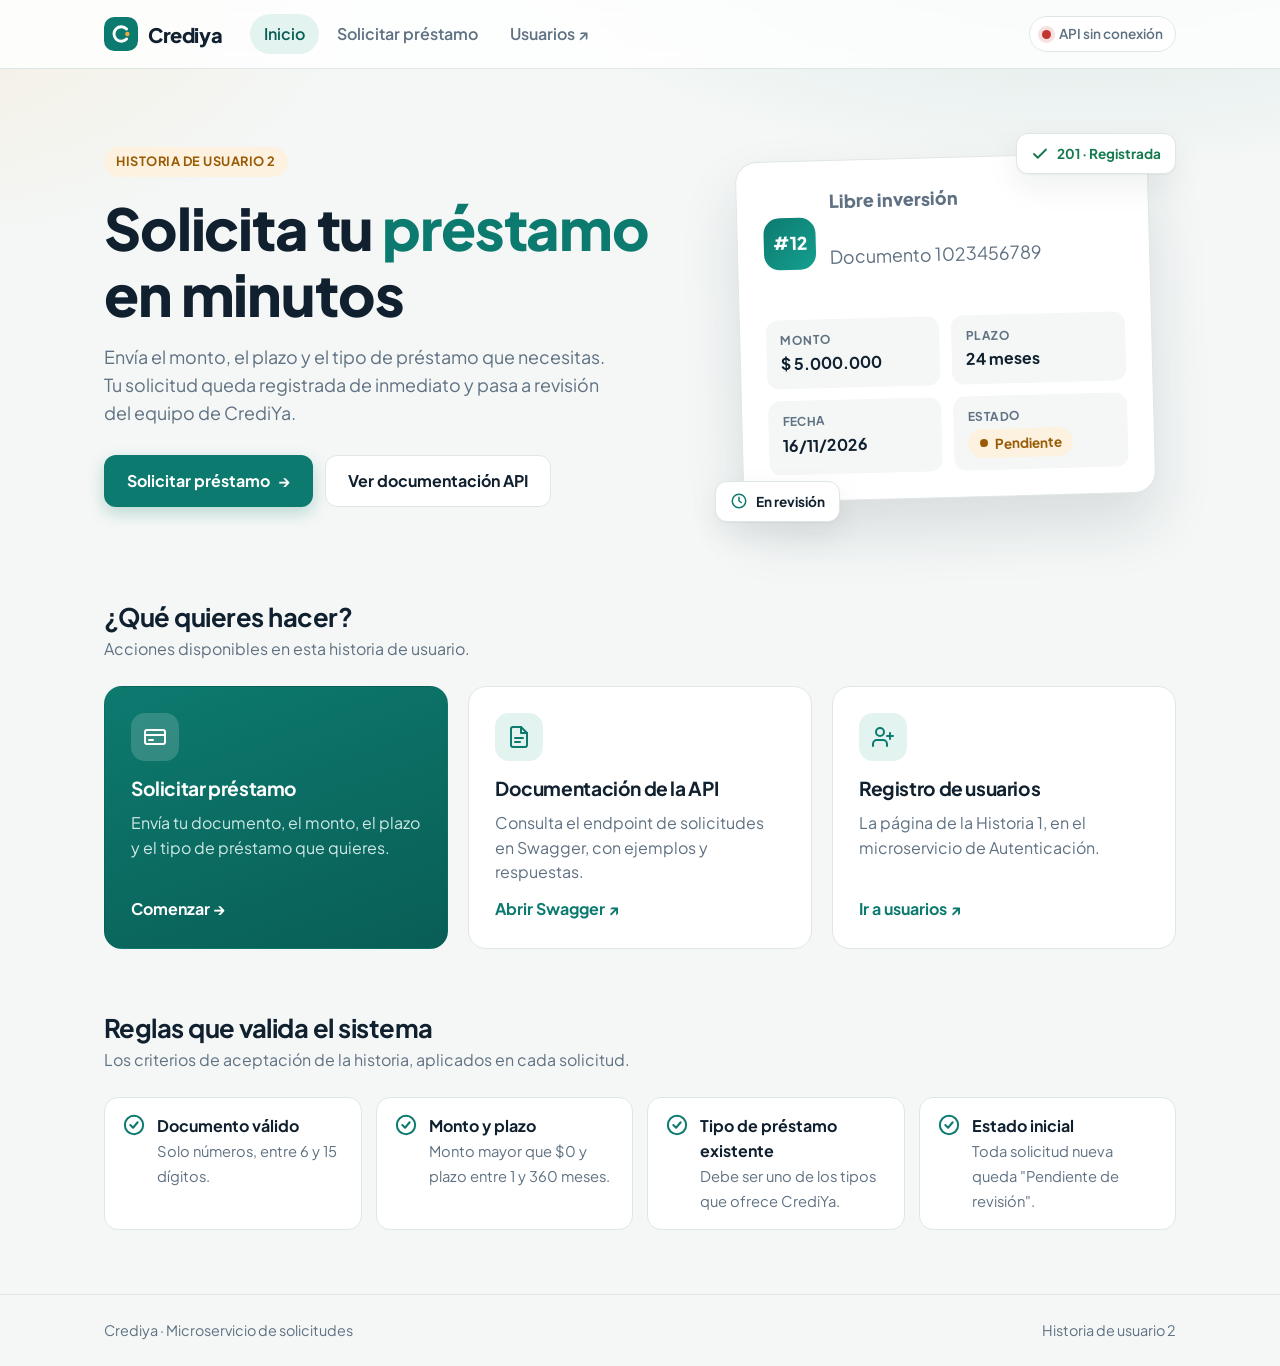
<file: frontend/index.html>
<!DOCTYPE html>
<html lang="es">
<head>
  <meta charset="UTF-8">
  <meta name="viewport" content="width=device-width, initial-scale=1.0">
  <title>Crediya · Solicitudes</title>
  <link rel="preconnect" href="https://fonts.googleapis.com">
  <link rel="preconnect" href="https://fonts.gstatic.com" crossorigin>
  <link href="https://fonts.googleapis.com/css2?family=Plus+Jakarta+Sans:wght@400;500;600;700;800&display=swap" rel="stylesheet">
  <link rel="stylesheet" href="css/estilos.css">
</head>
<body>
  <header class="cabecera">
    <div class="contenedor cabecera__fila">
      <a class="marca" href="index.html">
        <svg viewBox="0 0 40 40" aria-hidden="true">
          <rect width="40" height="40" rx="12" fill="#0d7a6f"/>
          <path d="M26.5 14.2a8.5 8.5 0 1 0 0 11.6" fill="none" stroke="#fff" stroke-width="3.4" stroke-linecap="round"/>
          <circle cx="27.5" cy="20" r="2.6" fill="#f2a93b"/>
        </svg>
        Crediya
      </a>
      <nav class="nav" aria-label="Principal">
        <a class="activo" href="index.html">Inicio</a>
        <a href="solicitar.html">Solicitar préstamo</a>
        <a href="http://localhost:8000" target="_blank" rel="noopener">Usuarios ↗</a>
      </nav>
      <span class="estado-api" id="estadoApi">
        <span class="estado-api__punto"></span>
        <span class="estado-api__texto">Verificando API…</span>
      </span>
    </div>
  </header>

  <main>
    <section class="contenedor hero">
      <div>
        <span class="etiqueta">Historia de usuario 2</span>
        <h1>Solicita tu <span>préstamo</span> en minutos</h1>
        <p>
          Envía el monto, el plazo y el tipo de préstamo que necesitas. Tu solicitud queda
          registrada de inmediato y pasa a revisión del equipo de CrediYa.
        </p>
        <div class="hero__acciones">
          <a class="boton" href="solicitar.html">Solicitar préstamo <span aria-hidden="true">→</span></a>
          <a class="boton boton--fantasma" href="http://localhost:8081/swagger-ui.html" target="_blank" rel="noopener">Ver documentación API</a>
        </div>
      </div>

      <!-- Tarjeta de ejemplo: muestra cómo queda una solicitud registrada -->
      <div class="hero__visual" aria-hidden="true">
        <div class="ficha">
          <div class="ficha__cabeza">
            <div class="avatar">#12</div>
            <div>
              <p class="ficha__nombre">Libre inversión</p>
              <p class="ficha__correo">Documento 1023456789</p>
            </div>
          </div>
          <dl class="ficha__datos">
            <div><dt>Monto</dt><dd>$ 5.000.000</dd></div>
            <div><dt>Plazo</dt><dd>24 meses</dd></div>
            <div><dt>Fecha</dt><dd>16/11/2026</dd></div>
            <div><dt>Estado</dt><dd><span class="insignia insignia--pendiente">Pendiente</span></dd></div>
          </dl>
        </div>
        <span class="chip-flotante chip-flotante--arriba">
          <svg viewBox="0 0 24 24" fill="none" stroke="currentColor" stroke-width="2.5" stroke-linecap="round" stroke-linejoin="round"><path d="M20 6 9 17l-5-5"/></svg>
          201 · Registrada
        </span>
        <span class="chip-flotante chip-flotante--abajo">
          <svg viewBox="0 0 24 24" fill="none" stroke="#0d7a6f" stroke-width="2" stroke-linecap="round" stroke-linejoin="round"><circle cx="12" cy="12" r="9"/><path d="M12 7v5l3 2"/></svg>
          En revisión
        </span>
      </div>
    </section>

    <section class="contenedor seccion">
      <h2 class="seccion__titulo">¿Qué quieres hacer?</h2>
      <p class="seccion__texto">Acciones disponibles en esta historia de usuario.</p>

      <div class="acciones">
        <a class="accion accion--principal" href="solicitar.html">
          <span class="accion__icono">
            <svg viewBox="0 0 24 24" fill="none" stroke="currentColor" stroke-width="2" stroke-linecap="round" stroke-linejoin="round"><rect x="2" y="5" width="20" height="14" rx="2"/><path d="M2 10h20M6 15h4"/></svg>
          </span>
          <h3>Solicitar préstamo</h3>
          <p>Envía tu documento, el monto, el plazo y el tipo de préstamo que quieres.</p>
          <span class="accion__enlace">Comenzar →</span>
        </a>

        <a class="accion" href="http://localhost:8081/swagger-ui.html" target="_blank" rel="noopener">
          <span class="accion__icono">
            <svg viewBox="0 0 24 24" fill="none" stroke="currentColor" stroke-width="2" stroke-linecap="round" stroke-linejoin="round"><path d="M14 2H6a2 2 0 0 0-2 2v16a2 2 0 0 0 2 2h12a2 2 0 0 0 2-2V8z"/><path d="M14 2v6h6M8 13h8M8 17h5"/></svg>
          </span>
          <h3>Documentación de la API</h3>
          <p>Consulta el endpoint de solicitudes en Swagger, con ejemplos y respuestas.</p>
          <span class="accion__enlace">Abrir Swagger ↗</span>
        </a>

        <a class="accion" href="http://localhost:8000" target="_blank" rel="noopener">
          <span class="accion__icono">
            <svg viewBox="0 0 24 24" fill="none" stroke="currentColor" stroke-width="2" stroke-linecap="round" stroke-linejoin="round"><path d="M16 21v-2a4 4 0 0 0-4-4H6a4 4 0 0 0-4 4v2"/><circle cx="9" cy="7" r="4"/><path d="M19 8v6M22 11h-6"/></svg>
          </span>
          <h3>Registro de usuarios</h3>
          <p>La página de la Historia 1, en el microservicio de Autenticación.</p>
          <span class="accion__enlace">Ir a usuarios ↗</span>
        </a>
      </div>
    </section>

    <section class="contenedor seccion">
      <h2 class="seccion__titulo">Reglas que valida el sistema</h2>
      <p class="seccion__texto">Los criterios de aceptación de la historia, aplicados en cada solicitud.</p>

      <ul class="reglas">
        <li>
          <svg viewBox="0 0 24 24" fill="none" stroke="currentColor" stroke-width="2.2" stroke-linecap="round" stroke-linejoin="round"><circle cx="12" cy="12" r="10"/><path d="m8 12 3 3 5-6"/></svg>
          <div><strong>Documento válido</strong><span>Solo números, entre 6 y 15 dígitos.</span></div>
        </li>
        <li>
          <svg viewBox="0 0 24 24" fill="none" stroke="currentColor" stroke-width="2.2" stroke-linecap="round" stroke-linejoin="round"><circle cx="12" cy="12" r="10"/><path d="m8 12 3 3 5-6"/></svg>
          <div><strong>Monto y plazo</strong><span>Monto mayor que $0 y plazo entre 1 y 360 meses.</span></div>
        </li>
        <li>
          <svg viewBox="0 0 24 24" fill="none" stroke="currentColor" stroke-width="2.2" stroke-linecap="round" stroke-linejoin="round"><circle cx="12" cy="12" r="10"/><path d="m8 12 3 3 5-6"/></svg>
          <div><strong>Tipo de préstamo existente</strong><span>Debe ser uno de los tipos que ofrece CrediYa.</span></div>
        </li>
        <li>
          <svg viewBox="0 0 24 24" fill="none" stroke="currentColor" stroke-width="2.2" stroke-linecap="round" stroke-linejoin="round"><circle cx="12" cy="12" r="10"/><path d="m8 12 3 3 5-6"/></svg>
          <div><strong>Estado inicial</strong><span>Toda solicitud nueva queda "Pendiente de revisión".</span></div>
        </li>
      </ul>
    </section>
  </main>

  <footer class="pie">
    <div class="contenedor">
      <span>Crediya · Microservicio de solicitudes</span>
      <span>Historia de usuario 2</span>
    </div>
  </footer>

  <script src="js/comun.js"></script>
</body>
</html>
</file>
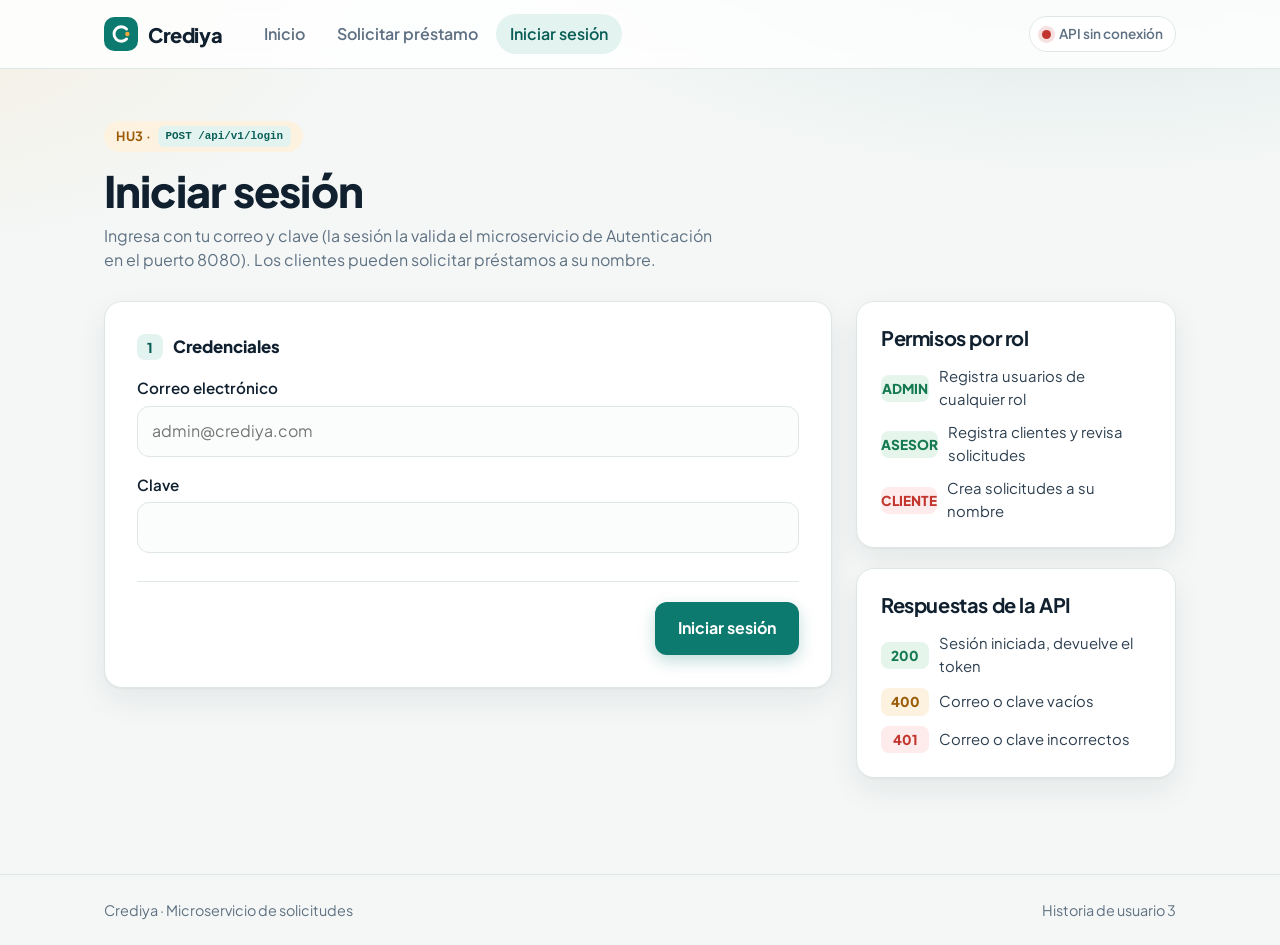
<file: frontend/login.html>
<!DOCTYPE html>
<html lang="es">
<head>
  <meta charset="UTF-8">
  <meta name="viewport" content="width=device-width, initial-scale=1.0">
  <title>Crediya · Iniciar sesión</title>
  <link rel="preconnect" href="https://fonts.googleapis.com">
  <link rel="preconnect" href="https://fonts.gstatic.com" crossorigin>
  <link href="https://fonts.googleapis.com/css2?family=Plus+Jakarta+Sans:wght@400;500;600;700;800&display=swap" rel="stylesheet">
  <link rel="stylesheet" href="css/estilos.css">
</head>
<body>
  <header class="cabecera">
    <div class="contenedor cabecera__fila">
      <a class="marca" href="index.html">
        <svg viewBox="0 0 40 40" aria-hidden="true">
          <rect width="40" height="40" rx="12" fill="#0d7a6f"/>
          <path d="M26.5 14.2a8.5 8.5 0 1 0 0 11.6" fill="none" stroke="#fff" stroke-width="3.4" stroke-linecap="round"/>
          <circle cx="27.5" cy="20" r="2.6" fill="#f2a93b"/>
        </svg>
        Crediya
      </a>
      <nav class="nav" aria-label="Principal">
        <a href="index.html">Inicio</a>
        <a href="solicitar.html">Solicitar préstamo</a>
        <a class="activo" href="login.html">Iniciar sesión</a>
      </nav>
      <span class="estado-api" id="estadoApi">
        <span class="estado-api__punto"></span>
        <span class="estado-api__texto">Verificando API…</span>
      </span>
    </div>
  </header>

  <main class="contenedor pagina">
    <div class="pagina__encabezado">
      <span class="etiqueta">HU3 · <span class="codigo">POST /api/v1/login</span></span>
      <h1>Iniciar sesión</h1>
      <p>Ingresa con tu correo y clave (la sesión la valida el microservicio de Autenticación en el puerto 8080). Los clientes pueden solicitar préstamos a su nombre.</p>
    </div>

    <div class="registro">
      <section class="panel">
        <div id="mensaje" role="status" aria-live="polite"></div>
        <form id="formularioLogin" novalidate>
          <fieldset class="grupo">
            <legend><span class="paso">1</span> Credenciales</legend>
            <div class="campos">
              <div class="campo campo--ancho">
                <label for="correo">Correo electrónico</label>
                <input id="correo" type="email" placeholder="admin@crediya.com" autocomplete="username">
              </div>
              <div class="campo campo--ancho">
                <label for="clave">Clave</label>
                <input id="clave" type="password" autocomplete="current-password">
              </div>
            </div>
          </fieldset>
          <div class="formulario__acciones">
            <button type="submit" class="boton" id="botonLogin">Iniciar sesión</button>
          </div>
        </form>
      </section>

      <aside class="lateral">
        <div class="panel">
          <h2>Permisos por rol</h2>
          <ul class="respuestas">
            <li><span class="cod cod--201">ADMIN</span>Registra usuarios de cualquier rol</li>
            <li><span class="cod cod--201">ASESOR</span>Registra clientes y revisa solicitudes</li>
            <li><span class="cod cod--409">CLIENTE</span>Crea solicitudes a su nombre</li>
          </ul>
        </div>
        <div class="panel">
          <h2>Respuestas de la API</h2>
          <ul class="respuestas">
            <li><span class="cod cod--201">200</span>Sesión iniciada, devuelve el token</li>
            <li><span class="cod cod--400">400</span>Correo o clave vacíos</li>
            <li><span class="cod cod--409">401</span>Correo o clave incorrectos</li>
          </ul>
        </div>
      </aside>
    </div>
  </main>

  <footer class="pie">
    <div class="contenedor">
      <span>Crediya · Microservicio de solicitudes</span>
      <span>Historia de usuario 3</span>
    </div>
  </footer>

  <script src="js/comun.js"></script>
  <script src="js/sesion.js"></script>
  <script src="js/login.js"></script>
</body>
</html>
</file>
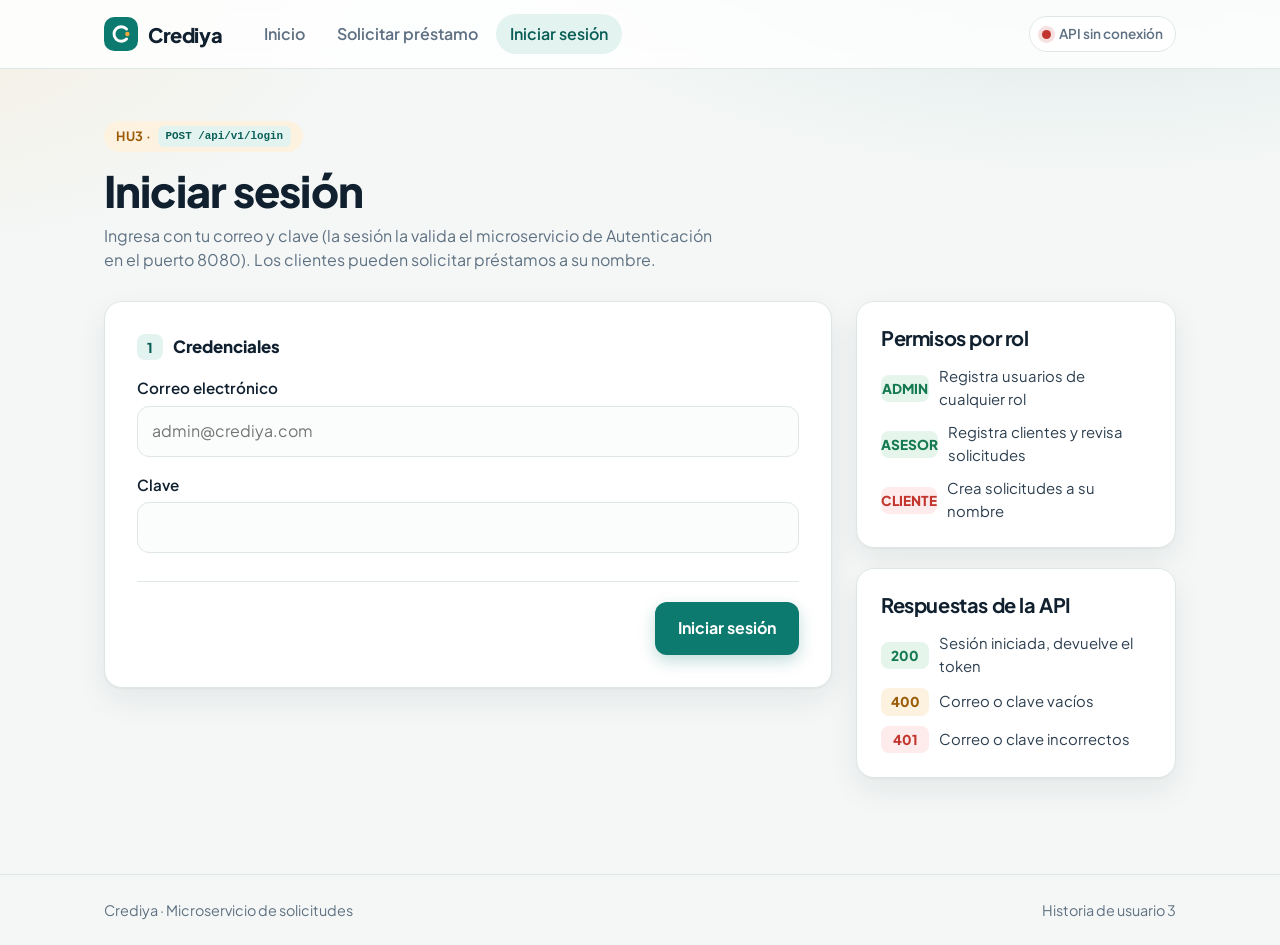
<file: frontend/revision.html>
<!DOCTYPE html>
<html lang="es">
<head>
  <meta charset="UTF-8">
  <meta name="viewport" content="width=device-width, initial-scale=1.0">
  <title>Crediya · Revisión de solicitudes</title>
  <link rel="preconnect" href="https://fonts.googleapis.com">
  <link rel="preconnect" href="https://fonts.gstatic.com" crossorigin>
  <link href="https://fonts.googleapis.com/css2?family=Plus+Jakarta+Sans:wght@400;500;600;700;800&display=swap" rel="stylesheet">
  <link rel="stylesheet" href="css/estilos.css">
</head>
<body>
  <header class="cabecera">
    <div class="contenedor cabecera__fila">
      <a class="marca" href="index.html">
        <svg viewBox="0 0 40 40" aria-hidden="true">
          <rect width="40" height="40" rx="12" fill="#0d7a6f"/>
          <path d="M26.5 14.2a8.5 8.5 0 1 0 0 11.6" fill="none" stroke="#fff" stroke-width="3.4" stroke-linecap="round"/>
          <circle cx="27.5" cy="20" r="2.6" fill="#f2a93b"/>
        </svg>
        Crediya
      </a>
      <nav class="nav" aria-label="Principal">
        <a href="index.html">Inicio</a>
        <a href="solicitar.html">Solicitar préstamo</a>
        <a class="activo" href="revision.html">Revisión</a>
      </nav>
      <span class="sesion-usuario" id="usuarioSesion"></span>
      <span class="estado-api" id="estadoApi">
        <span class="estado-api__punto"></span>
        <span class="estado-api__texto">Verificando API…</span>
      </span>
    </div>
  </header>

  <main class="contenedor pagina">
    <div class="pagina__encabezado">
      <span class="etiqueta">HU4 · <span class="codigo">GET /api/v1/solicitud</span> · solo ASESOR</span>
      <h1>Solicitudes para revisión manual</h1>
      <p>Solicitudes pendientes de tu decisión: <strong>Pendiente de revisión</strong>, <strong>Rechazada</strong> y <strong>Revisión manual</strong>.</p>
    </div>

    <section class="panel">
      <div id="mensaje" role="status" aria-live="polite"></div>

      <form id="filtros" class="filtros" novalidate>
        <div class="campo">
          <label for="estado">Estado</label>
          <select id="estado">
            <option value="">Todos los de revisión</option>
            <option value="PENDIENTE_REVISION">Pendiente de revisión</option>
            <option value="REVISION_MANUAL">Revisión manual</option>
            <option value="RECHAZADA">Rechazada</option>
          </select>
        </div>
        <div class="campo">
          <label for="email">Email del cliente</label>
          <input id="email" type="email" placeholder="cliente@correo.com">
        </div>
        <div class="campo">
          <label for="tipo">Tipo de préstamo</label>
          <select id="tipo">
            <option value="">Todos</option>
            <option value="1">Libre inversión</option>
            <option value="2">Vehículo</option>
            <option value="3">Vivienda</option>
            <option value="4">Educación</option>
          </select>
        </div>
        <div class="campo">
          <label for="tamano">Por página</label>
          <select id="tamano">
            <option>5</option>
            <option selected>10</option>
            <option>20</option>
            <option>50</option>
          </select>
        </div>
        <div class="filtros__acciones">
          <button type="submit" class="boton">Filtrar</button>
        </div>
      </form>

      <div class="tabla-contenedor">
        <table class="tabla">
          <thead>
            <tr>
              <th>#</th>
              <th>Cliente</th>
              <th>Tipo</th>
              <th class="num">Monto</th>
              <th class="num">Plazo</th>
              <th class="num">Tasa anual</th>
              <th>Estado</th>
              <th class="num">Salario base</th>
              <th class="num">Deuda mensual aprobada</th>
            </tr>
          </thead>
          <tbody id="filas">
            <tr><td colspan="9" class="vacio">Cargando…</td></tr>
          </tbody>
        </table>
      </div>

      <div class="paginacion">
        <button type="button" class="boton boton--fantasma boton--mini" id="anterior">← Anterior</button>
        <span id="infoPagina"></span>
        <button type="button" class="boton boton--fantasma boton--mini" id="siguiente">Siguiente →</button>
      </div>
    </section>
  </main>

  <footer class="pie">
    <div class="contenedor">
      <span>Crediya · Microservicio de solicitudes</span>
      <span>Historia de usuario 4</span>
    </div>
  </footer>

  <script src="js/comun.js"></script>
  <script src="js/sesion.js"></script>
  <script src="js/revision.js"></script>
</body>
</html>
</file>
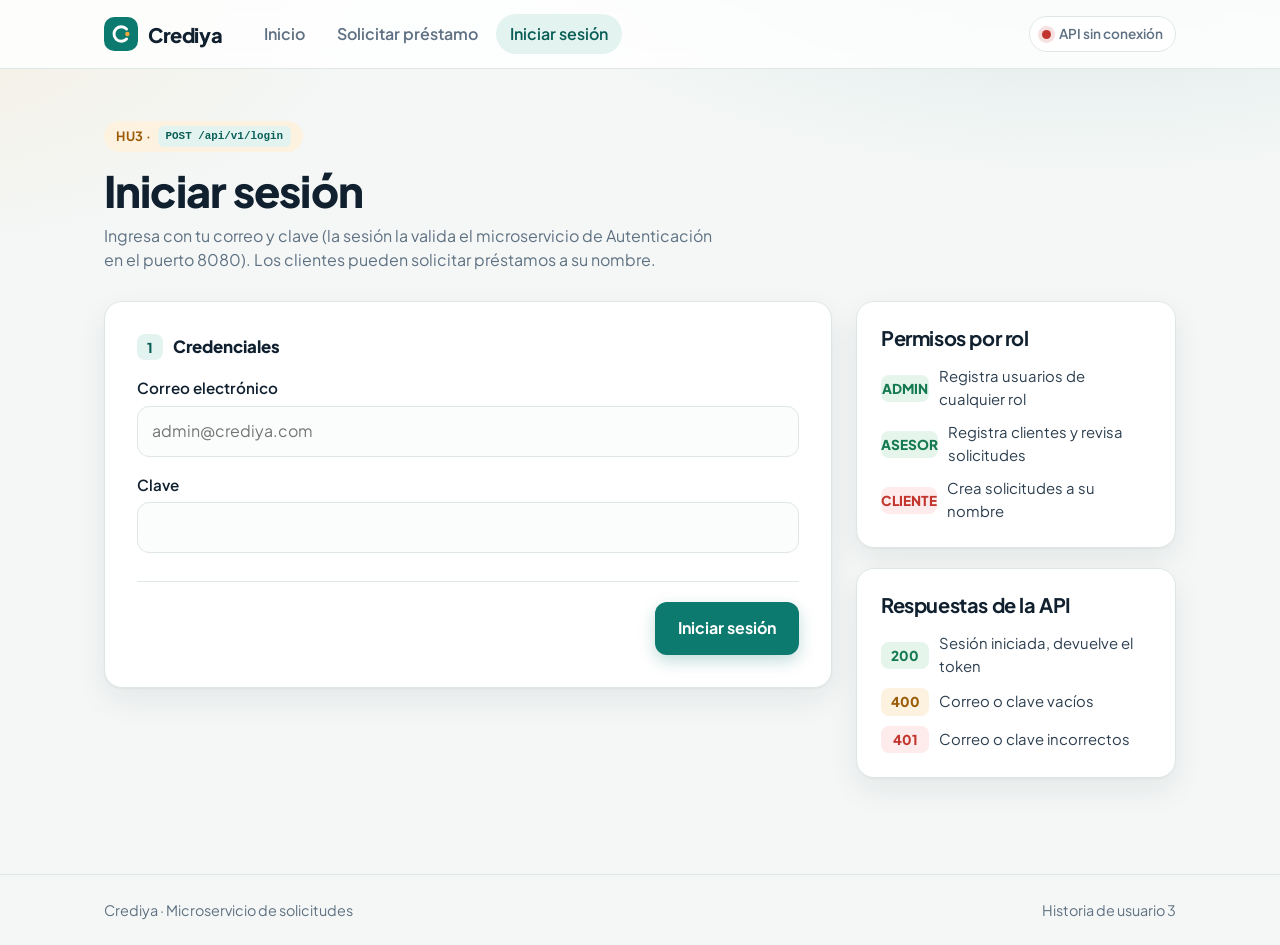
<file: frontend/solicitar.html>
<!DOCTYPE html>
<html lang="es">
<head>
  <meta charset="UTF-8">
  <meta name="viewport" content="width=device-width, initial-scale=1.0">
  <title>Crediya · Solicitar préstamo</title>
  <link rel="preconnect" href="https://fonts.googleapis.com">
  <link rel="preconnect" href="https://fonts.gstatic.com" crossorigin>
  <link href="https://fonts.googleapis.com/css2?family=Plus+Jakarta+Sans:wght@400;500;600;700;800&display=swap" rel="stylesheet">
  <link rel="stylesheet" href="css/estilos.css">
</head>
<body>
  <header class="cabecera">
    <div class="contenedor cabecera__fila">
      <a class="marca" href="index.html">
        <svg viewBox="0 0 40 40" aria-hidden="true">
          <rect width="40" height="40" rx="12" fill="#0d7a6f"/>
          <path d="M26.5 14.2a8.5 8.5 0 1 0 0 11.6" fill="none" stroke="#fff" stroke-width="3.4" stroke-linecap="round"/>
          <circle cx="27.5" cy="20" r="2.6" fill="#f2a93b"/>
        </svg>
        Crediya
      </a>
      <nav class="nav" aria-label="Principal">
        <a href="index.html">Inicio</a>
        <a class="activo" href="solicitar.html">Solicitar préstamo</a>
        <a href="revision.html">Revisión</a>
        <a href="http://localhost:8000" target="_blank" rel="noopener">Usuarios ↗</a>
      </nav>
      <span class="sesion-usuario" id="usuarioSesion"></span>
      <span class="estado-api" id="estadoApi">
        <span class="estado-api__punto"></span>
        <span class="estado-api__texto">Verificando API…</span>
      </span>
    </div>
  </header>

  <main class="contenedor pagina">
    <a class="volver" href="index.html">← Volver al inicio</a>

    <div class="pagina__encabezado">
      <span class="etiqueta">HU2 + HU3 · <span class="codigo">POST /api/v1/solicitud</span> · solo CLIENTE, a su nombre</span>
      <h1>Solicitar préstamo</h1>
      <p>Completa tu información y la del préstamo. Todos los campos son obligatorios.</p>
    </div>

    <div class="registro">
      <section class="panel">
        <!-- Aquí se muestra el resultado: éxito o el mensaje de error que devuelve la API -->
        <div id="mensaje" role="status" aria-live="polite"></div>

        <!-- Resultado de una solicitud registrada (se muestra solo cuando la API responde 201) -->
        <div id="resultado" hidden>
          <div class="resultado__cabeza">
            <div class="avatar" id="numeroSolicitud"></div>
            <div>
              <h2 id="tituloResultado"></h2>
              <p><span class="insignia insignia--pendiente" id="estadoResultado"></span></p>
            </div>
          </div>
          <dl class="resumen" id="resumen"></dl>
          <div class="resultado__acciones">
            <button type="button" class="boton" id="otraSolicitud">Enviar otra solicitud</button>
            <a class="boton boton--fantasma" href="index.html">Ir al inicio</a>
          </div>
        </div>

        <!-- novalidate: las validaciones las hace la API y aquí mostramos su mensaje -->
        <form id="formulario" novalidate>
          <fieldset class="grupo">
            <legend><span class="paso">1</span> Tus datos</legend>
            <div class="campos">
              <div class="campo campo--ancho">
                <label for="documento_identidad">Documento de identidad</label>
                <input id="documento_identidad" name="documento_identidad" type="text" inputmode="numeric" placeholder="1023456789" autocomplete="off">
                <small>Solo números, entre 6 y 15 dígitos</small>
              </div>
            </div>
          </fieldset>

          <fieldset class="grupo">
            <legend><span class="paso">2</span> El préstamo</legend>
            <div class="campos">
              <div class="campo">
                <label for="monto">Monto</label>
                <div class="con-prefijo">
                  <span>$</span>
                  <input id="monto" name="monto" type="number" min="1" step="1" placeholder="5000000">
                </div>
                <small id="montoAyuda">Mayor que $0</small>
              </div>
              <div class="campo">
                <label for="plazo_meses">Plazo (meses)</label>
                <input id="plazo_meses" name="plazo_meses" type="number" min="1" max="360" step="1" placeholder="24">
                <small id="plazoAyuda">Entre 1 y 360 meses</small>
              </div>
            </div>
          </fieldset>

          <fieldset class="grupo">
            <legend><span class="paso">3</span> Tipo de préstamo</legend>
            <!-- Los ids coinciden con la tabla tipos_prestamo (db/init.sql) -->
            <div class="tipos" id="tipos" role="radiogroup" aria-label="Tipo de préstamo">
              <label class="tipo">
                <input type="radio" name="id_tipo_prestamo" value="1">
                <span class="tipo__icono"><svg viewBox="0 0 24 24" fill="none" stroke="currentColor" stroke-width="2" stroke-linecap="round" stroke-linejoin="round"><circle cx="12" cy="12" r="9"/><path d="M14.5 9.5c-.5-1-1.5-1.5-2.5-1.5-1.5 0-2.5.8-2.5 2s1 1.7 2.5 2 2.5.8 2.5 2-1 2-2.5 2c-1 0-2-.5-2.5-1.5M12 6.5V8m0 8v1.5"/></svg></span>
                <span><span class="tipo__nombre">Libre inversión</span><span class="tipo__desc">Para cualquier propósito personal</span></span>
              </label>
              <label class="tipo">
                <input type="radio" name="id_tipo_prestamo" value="2">
                <span class="tipo__icono"><svg viewBox="0 0 24 24" fill="none" stroke="currentColor" stroke-width="2" stroke-linecap="round" stroke-linejoin="round"><path d="M5 17h14M6 17v2M18 17v2M4 13l2-6h12l2 6v4H4z"/><circle cx="8" cy="14" r="1"/><circle cx="16" cy="14" r="1"/></svg></span>
                <span><span class="tipo__nombre">Vehículo</span><span class="tipo__desc">Compra de carro o moto</span></span>
              </label>
              <label class="tipo">
                <input type="radio" name="id_tipo_prestamo" value="3">
                <span class="tipo__icono"><svg viewBox="0 0 24 24" fill="none" stroke="currentColor" stroke-width="2" stroke-linecap="round" stroke-linejoin="round"><path d="m3 11 9-7 9 7"/><path d="M5 10v10h14V10"/><path d="M10 20v-6h4v6"/></svg></span>
                <span><span class="tipo__nombre">Vivienda</span><span class="tipo__desc">Compra o mejora de vivienda</span></span>
              </label>
              <label class="tipo">
                <input type="radio" name="id_tipo_prestamo" value="4">
                <span class="tipo__icono"><svg viewBox="0 0 24 24" fill="none" stroke="currentColor" stroke-width="2" stroke-linecap="round" stroke-linejoin="round"><path d="m2 9 10-5 10 5-10 5z"/><path d="M6 11v5c0 1.5 3 3 6 3s6-1.5 6-3v-5"/></svg></span>
                <span><span class="tipo__nombre">Educación</span><span class="tipo__desc">Matrículas y estudios</span></span>
              </label>
            </div>
          </fieldset>

          <div class="formulario__acciones">
            <a class="boton boton--fantasma" href="index.html">Cancelar</a>
            <button type="submit" class="boton" id="botonEnviar">Enviar solicitud</button>
          </div>
        </form>
      </section>

      <aside class="lateral">
        <div class="panel">
          <h2>Antes de enviar</h2>
          <ul class="lista-check">
            <li><svg viewBox="0 0 24 24" fill="none" stroke="currentColor" stroke-width="2.5" stroke-linecap="round" stroke-linejoin="round"><path d="M20 6 9 17l-5-5"/></svg>El documento lleva solo números (6 a 15 dígitos).</li>
            <li><svg viewBox="0 0 24 24" fill="none" stroke="currentColor" stroke-width="2.5" stroke-linecap="round" stroke-linejoin="round"><path d="M20 6 9 17l-5-5"/></svg>El monto debe ser mayor que $0.</li>
            <li><svg viewBox="0 0 24 24" fill="none" stroke="currentColor" stroke-width="2.5" stroke-linecap="round" stroke-linejoin="round"><path d="M20 6 9 17l-5-5"/></svg>El plazo va de 1 a 360 meses.</li>
            <li><svg viewBox="0 0 24 24" fill="none" stroke="currentColor" stroke-width="2.5" stroke-linecap="round" stroke-linejoin="round"><path d="M20 6 9 17l-5-5"/></svg>Tu solicitud quedará "Pendiente de revisión".</li>
          </ul>
        </div>

        <div class="panel">
          <h2>Respuestas de la API</h2>
          <ul class="respuestas">
            <li><span class="cod cod--201">201</span>Solicitud registrada</li>
            <li><span class="cod cod--400">400</span>Datos inválidos o tipo de préstamo inexistente</li>
            <li><span class="cod cod--400">401</span>Sin sesión o token vencido</li>
            <li><span class="cod cod--400">403</span>No eres cliente o el documento no es el tuyo</li>
          </ul>
        </div>
      </aside>
    </div>
  </main>

  <footer class="pie">
    <div class="contenedor">
      <span>Crediya · Microservicio de solicitudes</span>
      <span>Historia de usuario 2</span>
    </div>
  </footer>

  <script src="js/comun.js"></script>
  <script src="js/sesion.js"></script>
  <script src="js/solicitar.js"></script>
</body>
</html>
</file>
<file: frontend/css/estilos.css>
/* ==========================================================
   Crediya · estilos compartidos por todas las páginas
   ========================================================== */

/* ----- Colores, tipografía y medidas que se repiten ----- */
:root {
  --primario: #0d7a6f;
  --primario-oscuro: #095e56;
  --primario-claro: #e3f3f0;
  --acento: #f2a93b;
  --acento-claro: #fdf2e0;
  --tinta: #10202f;
  --texto: #2c3e4f;
  --texto-suave: #5f7182;
  --fondo: #f4f7f6;
  --superficie: #ffffff;
  --borde: #dfe7e5;
  --exito: #157a4f;
  --exito-claro: #e5f5ec;
  --error: #c2362f;
  --error-claro: #fdeceb;
  --radio: 18px;
  --radio-sm: 10px;
  --sombra: 0 1px 2px rgba(16, 32, 47, 0.04), 0 12px 32px rgba(16, 32, 47, 0.07);
  --fuente: "Plus Jakarta Sans", "Segoe UI", system-ui, -apple-system, sans-serif;
}

* {
  box-sizing: border-box;
}

/* Lo que tiene el atributo hidden se oculta siempre, aunque tenga otro display */
[hidden] {
  display: none !important;
}

body {
  margin: 0;
  min-height: 100vh;
  display: flex;
  flex-direction: column;
  font-family: var(--fuente);
  color: var(--texto);
  line-height: 1.55;
  background:
    radial-gradient(900px 420px at 85% -120px, rgba(13, 122, 111, 0.14), transparent 70%),
    radial-gradient(700px 360px at -10% 0, rgba(242, 169, 59, 0.12), transparent 70%),
    var(--fondo);
}

h1, h2, h3 {
  color: var(--tinta);
  line-height: 1.15;
  letter-spacing: -0.02em;
}

a {
  color: var(--primario);
}

.contenedor {
  width: 100%;
  max-width: 1120px;
  margin: 0 auto;
  padding: 0 24px;
}

main {
  flex: 1;
}

/* ----- Cabecera ----- */
.cabecera {
  position: sticky;
  top: 0;
  z-index: 10;
  background: rgba(255, 255, 255, 0.82);
  backdrop-filter: blur(10px);
  border-bottom: 1px solid var(--borde);
}

.cabecera__fila {
  display: flex;
  align-items: center;
  gap: 28px;
  min-height: 68px;
  flex-wrap: wrap;
}

.marca {
  display: flex;
  align-items: center;
  gap: 10px;
  text-decoration: none;
  color: var(--tinta);
  font-weight: 800;
  font-size: 1.25rem;
  letter-spacing: -0.02em;
}

.marca svg {
  width: 34px;
  height: 34px;
}

.nav {
  display: flex;
  gap: 4px;
  flex: 1;
}

.nav a {
  position: relative;
  padding: 8px 14px;
  border-radius: 999px;
  color: var(--texto-suave);
  font-weight: 600;
  text-decoration: none;
}

.nav a:hover {
  color: var(--tinta);
  background: var(--fondo);
}

.nav a.activo {
  color: var(--primario-oscuro);
  background: var(--primario-claro);
}

/* Indicador que muestra si la API (puerto 8080) responde */
.estado-api {
  display: inline-flex;
  align-items: center;
  gap: 8px;
  padding: 6px 12px;
  border: 1px solid var(--borde);
  border-radius: 999px;
  background: var(--superficie);
  font-size: 0.85rem;
  font-weight: 600;
  color: var(--texto-suave);
}

.estado-api__punto {
  width: 9px;
  height: 9px;
  border-radius: 50%;
  background: #a9b6c2;
}

.estado-api--ok .estado-api__punto {
  background: #22a06b;
  box-shadow: 0 0 0 4px rgba(34, 160, 107, 0.18);
}

.estado-api--error .estado-api__punto {
  background: var(--error);
  box-shadow: 0 0 0 4px rgba(194, 54, 47, 0.15);
}

/* ----- Piezas reutilizables ----- */
.etiqueta {
  display: inline-flex;
  align-items: center;
  gap: 6px;
  padding: 5px 12px;
  border-radius: 999px;
  background: var(--acento-claro);
  color: #9a5b06;
  font-size: 0.8rem;
  font-weight: 700;
  letter-spacing: 0.04em;
  text-transform: uppercase;
}

.codigo {
  text-transform: none;
  letter-spacing: 0;
  font-family: ui-monospace, "Cascadia Code", Consolas, monospace;
  font-size: 0.85em;
  padding: 2px 8px;
  border-radius: 6px;
  background: var(--primario-claro);
  color: var(--primario-oscuro);
}

.boton {
  display: inline-flex;
  align-items: center;
  justify-content: center;
  gap: 8px;
  padding: 13px 22px;
  border: 1px solid transparent;
  border-radius: 12px;
  background: var(--primario);
  color: #fff;
  font: inherit;
  font-weight: 700;
  text-decoration: none;
  cursor: pointer;
  transition: background 0.15s, transform 0.15s, box-shadow 0.15s;
  box-shadow: 0 6px 16px rgba(13, 122, 111, 0.25);
}

.boton:hover {
  background: var(--primario-oscuro);
  transform: translateY(-1px);
}

.boton:disabled {
  opacity: 0.65;
  cursor: wait;
  transform: none;
}

.boton--fantasma {
  background: var(--superficie);
  color: var(--tinta);
  border-color: var(--borde);
  box-shadow: none;
}

.boton--fantasma:hover {
  background: var(--fondo);
}

.panel {
  background: var(--superficie);
  border: 1px solid var(--borde);
  border-radius: var(--radio);
  box-shadow: var(--sombra);
  padding: 32px;
}

/* ----- Inicio: sección principal ----- */
.hero {
  display: grid;
  grid-template-columns: 1.1fr 0.9fr;
  align-items: center;
  gap: 48px;
  padding-top: 64px;
  padding-bottom: 40px;
}

.hero h1 {
  font-size: clamp(2.3rem, 5vw, 3.6rem);
  font-weight: 800;
  margin: 18px 0 16px;
}

.hero h1 span {
  color: var(--primario);
}

.hero p {
  font-size: 1.12rem;
  color: var(--texto-suave);
  max-width: 520px;
  margin: 0 0 28px;
}

.hero__acciones {
  display: flex;
  gap: 12px;
  flex-wrap: wrap;
}

/* Tarjeta decorativa que muestra un ejemplo de solicitante registrado */
.hero__visual {
  position: relative;
  padding: 24px;
}

.ficha {
  position: relative;
  background: var(--superficie);
  border: 1px solid var(--borde);
  border-radius: 22px;
  box-shadow: 0 30px 60px rgba(16, 32, 47, 0.12);
  padding: 26px;
  transform: rotate(-1.5deg);
}

.ficha__cabeza {
  display: flex;
  align-items: center;
  gap: 14px;
  margin-bottom: 20px;
}

.avatar {
  display: grid;
  place-items: center;
  flex-shrink: 0;
  width: 52px;
  height: 52px;
  border-radius: 16px;
  background: linear-gradient(135deg, var(--primario), #14a08f);
  color: #fff;
  font-weight: 800;
  font-size: 1.1rem;
}

.ficha__nombre {
  margin: 0;
  font-size: 1.1rem;
  font-weight: 800;
  color: var(--tinta);
}

.ficha__correo {
  margin: 0;
  color: var(--texto-suave);
  font-size: 0.92rem;
}

.ficha__datos {
  display: grid;
  grid-template-columns: 1fr 1fr;
  gap: 12px;
  margin: 0;
}

.ficha__datos div {
  padding: 12px 14px;
  border-radius: 12px;
  background: var(--fondo);
}

.ficha__datos dt {
  font-size: 0.75rem;
  font-weight: 700;
  color: var(--texto-suave);
  text-transform: uppercase;
  letter-spacing: 0.04em;
}

.ficha__datos dd {
  margin: 2px 0 0;
  font-weight: 700;
  color: var(--tinta);
}

.chip-flotante {
  position: absolute;
  display: inline-flex;
  align-items: center;
  gap: 8px;
  padding: 9px 14px;
  border-radius: 12px;
  background: var(--superficie);
  border: 1px solid var(--borde);
  box-shadow: var(--sombra);
  font-size: 0.85rem;
  font-weight: 700;
  color: var(--tinta);
}

.chip-flotante svg {
  width: 18px;
  height: 18px;
}

.chip-flotante--arriba {
  top: 0;
  right: 0;
  color: var(--exito);
}

.chip-flotante--abajo {
  bottom: 0;
  left: 0;
}

/* ----- Inicio: secciones ----- */
.seccion {
  padding-top: 40px;
  padding-bottom: 24px;
}

.seccion__titulo {
  font-size: 1.6rem;
  margin: 0 0 6px;
}

.seccion__texto {
  margin: 0 0 24px;
  color: var(--texto-suave);
}

.acciones {
  display: grid;
  grid-template-columns: repeat(3, 1fr);
  gap: 20px;
}

.accion {
  display: flex;
  flex-direction: column;
  gap: 12px;
  padding: 26px;
  background: var(--superficie);
  border: 1px solid var(--borde);
  border-radius: var(--radio);
  text-decoration: none;
  color: inherit;
  transition: transform 0.15s, box-shadow 0.15s, border-color 0.15s;
}

.accion:hover {
  transform: translateY(-3px);
  border-color: #b9d9d4;
  box-shadow: var(--sombra);
}

.accion--principal {
  background: linear-gradient(160deg, var(--primario), var(--primario-oscuro));
  border-color: transparent;
  color: #e6f4f2;
}

.accion--principal h3 {
  color: #fff;
}

.accion__icono {
  display: grid;
  place-items: center;
  width: 48px;
  height: 48px;
  border-radius: 14px;
  background: var(--primario-claro);
  color: var(--primario);
}

.accion--principal .accion__icono {
  background: rgba(255, 255, 255, 0.16);
  color: #fff;
}

.accion__icono svg {
  width: 24px;
  height: 24px;
}

.accion h3 {
  margin: 4px 0 0;
  font-size: 1.2rem;
}

.accion p {
  margin: 0;
  flex: 1;
  color: var(--texto-suave);
}

.accion--principal p {
  color: #cfe9e5;
}

.accion__enlace {
  font-weight: 700;
  color: var(--primario);
}

.accion--principal .accion__enlace {
  color: #fff;
}

.reglas {
  display: grid;
  grid-template-columns: repeat(auto-fit, minmax(240px, 1fr));
  gap: 14px;
  padding: 0;
  margin: 0;
  list-style: none;
}

.reglas li {
  display: flex;
  gap: 12px;
  align-items: flex-start;
  padding: 16px 18px;
  background: var(--superficie);
  border: 1px solid var(--borde);
  border-radius: 14px;
}

.reglas svg {
  flex-shrink: 0;
  width: 22px;
  height: 22px;
  color: var(--primario);
}

.reglas strong {
  display: block;
  color: var(--tinta);
}

.reglas span {
  color: var(--texto-suave);
  font-size: 0.92rem;
}

/* ----- Páginas internas ----- */
.pagina {
  padding-top: 32px;
  padding-bottom: 56px;
}

.volver {
  display: inline-flex;
  align-items: center;
  gap: 6px;
  font-weight: 600;
  text-decoration: none;
  color: var(--texto-suave);
}

.volver:hover {
  color: var(--primario);
}

.pagina__encabezado {
  margin: 20px 0 28px;
}

.pagina__encabezado h1 {
  font-size: clamp(2rem, 4vw, 2.7rem);
  font-weight: 800;
  margin: 14px 0 8px;
}

.pagina__encabezado p {
  margin: 0;
  color: var(--texto-suave);
  max-width: 620px;
}

/* ----- Registro: formulario + panel lateral ----- */
.registro {
  display: grid;
  grid-template-columns: minmax(0, 1fr) 320px;
  gap: 24px;
  align-items: start;
}

.grupo {
  border: none;
  padding: 0;
  margin: 0 0 28px;
}

.grupo legend {
  display: flex;
  align-items: center;
  gap: 10px;
  padding: 0;
  margin-bottom: 16px;
  font-weight: 800;
  color: var(--tinta);
  font-size: 1.05rem;
}

.grupo legend .paso {
  display: grid;
  place-items: center;
  width: 26px;
  height: 26px;
  border-radius: 8px;
  background: var(--primario-claro);
  color: var(--primario-oscuro);
  font-size: 0.85rem;
}

.campos {
  display: grid;
  grid-template-columns: repeat(2, minmax(0, 1fr));
  gap: 16px 18px;
}

.campo {
  display: flex;
  flex-direction: column;
  gap: 6px;
}

.campo--ancho {
  grid-column: 1 / -1;
}

.campo label {
  font-weight: 600;
  color: var(--tinta);
  font-size: 0.95rem;
}

.obligatorio {
  color: var(--error);
}

.campo input {
  width: 100%;
  padding: 12px 14px;
  border: 1.5px solid var(--borde);
  border-radius: 12px;
  font: inherit;
  color: var(--tinta);
  background: #fbfdfc;
  transition: border-color 0.15s, box-shadow 0.15s, background 0.15s;
}

.campo input:hover {
  border-color: #c4d3d0;
}

.campo input:focus {
  outline: none;
  border-color: var(--primario);
  background: #fff;
  box-shadow: 0 0 0 4px rgba(13, 122, 111, 0.15);
}

.campo input.con-error {
  border-color: var(--error);
  background: var(--error-claro);
}

.campo input.con-error:focus {
  box-shadow: 0 0 0 4px rgba(194, 54, 47, 0.15);
}

.campo small {
  color: var(--texto-suave);
  font-size: 0.85rem;
}

/* Campo de salario con el símbolo $ adelante */
.con-prefijo {
  position: relative;
}

.con-prefijo span {
  position: absolute;
  left: 14px;
  top: 50%;
  transform: translateY(-50%);
  color: var(--texto-suave);
  font-weight: 700;
}

.con-prefijo input {
  padding-left: 30px;
}

.formulario__acciones {
  display: flex;
  justify-content: flex-end;
  gap: 12px;
  flex-wrap: wrap;
  padding-top: 20px;
  border-top: 1px solid var(--borde);
}

/* Mensajes de éxito y error */
.mensaje {
  display: flex;
  gap: 12px;
  align-items: flex-start;
  padding: 14px 16px;
  border-radius: 14px;
  margin-bottom: 24px;
}

.mensaje svg {
  flex-shrink: 0;
  width: 22px;
  height: 22px;
  margin-top: 1px;
}

.mensaje strong {
  display: block;
}

.mensaje--exito {
  background: var(--exito-claro);
  color: var(--exito);
}

.mensaje--error {
  background: var(--error-claro);
  color: var(--error);
}

/* Resultado de un registro exitoso */
.resultado__cabeza {
  display: flex;
  align-items: center;
  gap: 16px;
  margin-bottom: 22px;
}

.resultado__cabeza h2 {
  margin: 0;
  font-size: 1.35rem;
}

.resultado__cabeza p {
  margin: 0;
  color: var(--texto-suave);
}

.resumen {
  display: grid;
  grid-template-columns: repeat(2, minmax(0, 1fr));
  gap: 12px;
  margin: 0 0 24px;
}

.resumen div {
  padding: 12px 14px;
  border-radius: 12px;
  background: var(--fondo);
}

.resumen dt {
  font-size: 0.75rem;
  font-weight: 700;
  color: var(--texto-suave);
  text-transform: uppercase;
  letter-spacing: 0.04em;
}

.resumen dd {
  margin: 2px 0 0;
  font-weight: 700;
  color: var(--tinta);
  overflow-wrap: anywhere;
}

.resultado__acciones {
  display: flex;
  gap: 12px;
  flex-wrap: wrap;
}

/* Panel lateral con las reglas y las respuestas posibles */
.lateral {
  position: sticky;
  top: 92px;
  display: grid;
  gap: 20px;
}

.lateral .panel {
  padding: 24px;
}

.lateral h2 {
  margin: 0 0 14px;
  font-size: 1.05rem;
}

.lista-check {
  display: grid;
  gap: 10px;
  padding: 0;
  margin: 0;
  list-style: none;
  font-size: 0.93rem;
}

.lista-check li {
  display: flex;
  gap: 10px;
  align-items: flex-start;
}

.lista-check svg {
  flex-shrink: 0;
  width: 18px;
  height: 18px;
  margin-top: 2px;
  color: var(--primario);
}

.respuestas {
  display: grid;
  gap: 10px;
  padding: 0;
  margin: 0;
  list-style: none;
  font-size: 0.93rem;
}

.respuestas li {
  display: flex;
  gap: 10px;
  align-items: center;
}

.respuestas .cod {
  flex-shrink: 0;
  min-width: 48px;
  text-align: center;
  padding: 3px 0;
  border-radius: 8px;
  font-weight: 800;
  font-size: 0.85rem;
}

.cod--201 {
  background: var(--exito-claro);
  color: var(--exito);
}

.cod--400 {
  background: var(--acento-claro);
  color: #9a5b06;
}

.cod--409 {
  background: var(--error-claro);
  color: var(--error);
}

.cod--500 {
  background: #eceff3;
  color: var(--texto);
}

/* ----- Acerca de: flujo de una petición ----- */
.flujo {
  display: grid;
  grid-template-columns: repeat(5, minmax(0, 1fr));
  gap: 14px;
  padding: 0;
  margin: 0;
  list-style: none;
  counter-reset: paso;
}

.flujo li {
  position: relative;
  padding: 20px 16px;
  background: var(--fondo);
  border-radius: 14px;
  counter-increment: paso;
}

.flujo li::before {
  content: counter(paso);
  display: grid;
  place-items: center;
  width: 28px;
  height: 28px;
  margin-bottom: 10px;
  border-radius: 8px;
  background: var(--primario);
  color: #fff;
  font-weight: 800;
  font-size: 0.85rem;
}

.flujo li:not(:last-child)::after {
  content: "→";
  position: absolute;
  right: -13px;
  top: 50%;
  transform: translateY(-50%);
  color: var(--primario);
  font-weight: 800;
}

.flujo strong {
  display: block;
  color: var(--tinta);
  font-size: 0.95rem;
}

.flujo span {
  display: block;
  margin-top: 4px;
  color: var(--texto-suave);
  font-size: 0.88rem;
}

.tecnologias {
  display: flex;
  flex-wrap: wrap;
  gap: 10px;
  padding: 0;
  margin: 0;
  list-style: none;
}

.tecnologias li {
  padding: 8px 14px;
  border-radius: 999px;
  border: 1px solid var(--borde);
  background: var(--superficie);
  font-weight: 600;
  color: var(--tinta);
}

.dos-columnas {
  display: grid;
  grid-template-columns: 1fr 1fr;
  gap: 24px;
  margin-top: 24px;
}

.dos-columnas h2,
.panel > h2 {
  margin: 0 0 16px;
  font-size: 1.25rem;
}

/* ----- Pie de página ----- */
.pie {
  margin-top: 40px;
  padding: 24px 0;
  border-top: 1px solid var(--borde);
  color: var(--texto-suave);
  font-size: 0.9rem;
}

.pie .contenedor {
  display: flex;
  justify-content: space-between;
  gap: 12px;
  flex-wrap: wrap;
}

/* ----- Tabletas ----- */
@media (max-width: 960px) {
  .hero,
  .registro,
  .dos-columnas {
    grid-template-columns: 1fr;
  }

  .hero {
    padding-top: 40px;
  }

  .acciones {
    grid-template-columns: 1fr;
  }

  .lateral {
    position: static;
  }

  .flujo {
    grid-template-columns: 1fr;
  }

  .flujo li:not(:last-child)::after {
    content: "↓";
    right: auto;
    left: 50%;
    top: auto;
    bottom: -17px;
    transform: translateX(-50%);
  }
}

/* ----- Celulares ----- */
@media (max-width: 600px) {
  .contenedor {
    padding: 0 16px;
  }

  .cabecera__fila {
    gap: 10px 16px;
    padding: 10px 0;
  }

  .nav {
    order: 3;
    flex-basis: 100%;
  }

  .estado-api {
    margin-left: auto;
  }

  .panel {
    padding: 22px;
  }

  .campos,
  .resumen,
  .ficha__datos {
    grid-template-columns: 1fr;
  }

  .formulario__acciones .boton,
  .resultado__acciones .boton {
    flex: 1;
  }

  .hero__visual {
    padding: 28px 8px;
  }
}

/* ==========================================================
   Solicitudes (HU2): tarjetas de tipo de préstamo y estado
   ========================================================== */

.tipos {
  display: grid;
  grid-template-columns: repeat(2, minmax(0, 1fr));
  gap: 12px;
  border-radius: 14px;
}

.tipos.con-error {
  outline: 2px solid var(--error);
  outline-offset: 4px;
}

.tipo {
  position: relative;
  display: flex;
  gap: 12px;
  align-items: flex-start;
  padding: 14px 16px;
  border: 1.5px solid var(--borde);
  border-radius: 14px;
  background: #fbfdfc;
  cursor: pointer;
  transition: border-color 0.15s, background 0.15s, box-shadow 0.15s;
}

.tipo:hover {
  border-color: #b9d9d4;
}

/* El círculo del radio se oculta: la tarjeta completa es la opción */
.tipo input {
  position: absolute;
  opacity: 0;
  pointer-events: none;
}

.tipo:has(input:checked) {
  border-color: var(--primario);
  background: var(--primario-claro);
  box-shadow: 0 0 0 3px rgba(13, 122, 111, 0.12);
}

.tipo:has(input:focus-visible) {
  outline: 2px solid var(--primario);
  outline-offset: 2px;
}

.tipo__icono {
  display: grid;
  place-items: center;
  flex-shrink: 0;
  width: 40px;
  height: 40px;
  border-radius: 12px;
  background: var(--superficie);
  border: 1px solid var(--borde);
  color: var(--primario);
}

.tipo__icono svg {
  width: 22px;
  height: 22px;
}

.tipo__nombre {
  display: block;
  font-weight: 700;
  color: var(--tinta);
}

.tipo__desc {
  display: block;
  font-size: 0.85rem;
  color: var(--texto-suave);
}

.insignia {
  display: inline-flex;
  align-items: center;
  gap: 6px;
  padding: 4px 12px;
  border-radius: 999px;
  font-size: 0.85rem;
  font-weight: 700;
}

.insignia::before {
  content: "";
  width: 8px;
  height: 8px;
  border-radius: 50%;
  background: currentColor;
}

.insignia--pendiente {
  background: var(--acento-claro);
  color: #9a5b06;
}

@media (max-width: 600px) {
  .tipos {
    grid-template-columns: 1fr;
  }
}
/* HU3: usuario conectado en la cabecera */
.sesion-usuario { display: inline-flex; align-items: center; gap: .5rem; font-size: .85rem; color: inherit; }
.boton--mini { padding: .3rem .75rem; font-size: .8rem; }

/* HU4: listado para revisión */
.filtros { display: grid; grid-template-columns: repeat(auto-fit, minmax(170px, 1fr)); gap: 1rem; align-items: end; margin-bottom: 1.25rem; }
.filtros select, .filtros input { width: 100%; font: inherit; padding: .6rem .75rem; border-radius: 10px; border: 1px solid #d5dbe1; background: #fff; }
.tabla-contenedor { overflow-x: auto; }
.tabla { width: 100%; border-collapse: collapse; font-size: .9rem; }
.tabla th, .tabla td { padding: .65rem .6rem; border-bottom: 1px solid #e6eaee; text-align: left; vertical-align: top; }
.tabla th { font-size: .75rem; text-transform: uppercase; letter-spacing: .04em; color: #5b6670; }
.tabla .num { text-align: right; white-space: nowrap; }
.tabla small { color: #5b6670; }
.tabla .vacio { text-align: center; color: #5b6670; padding: 2rem; }
.paginacion { display: flex; justify-content: space-between; align-items: center; gap: 1rem; margin-top: 1rem; font-size: .9rem; }

/* Aviso cuando el rol no tiene permiso para la página */
.acceso-denegado { text-align: center; padding: 2.5rem 1.5rem; }
.acceso-denegado h1 { margin-bottom: .5rem; }
.acceso-denegado__acciones { display: flex; flex-wrap: wrap; gap: .75rem; justify-content: center; margin-top: 1.5rem; }
</file>
